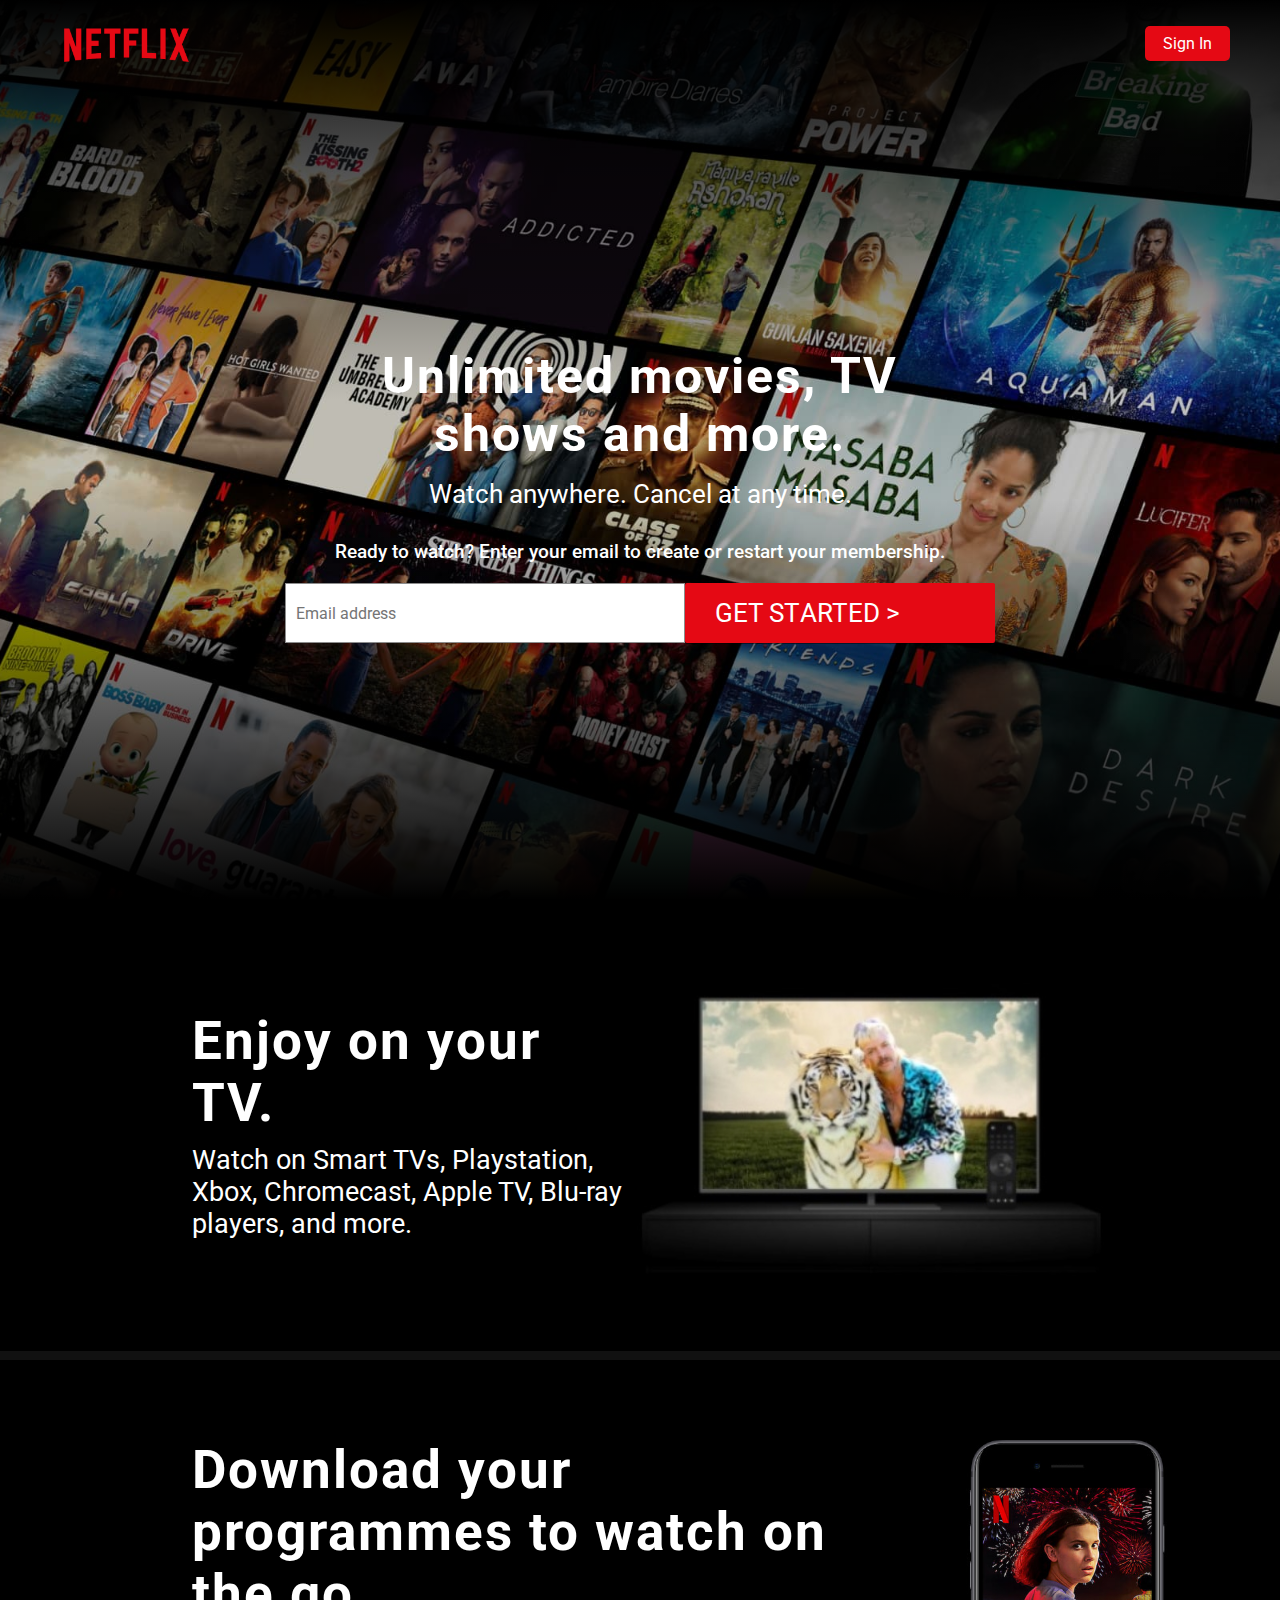
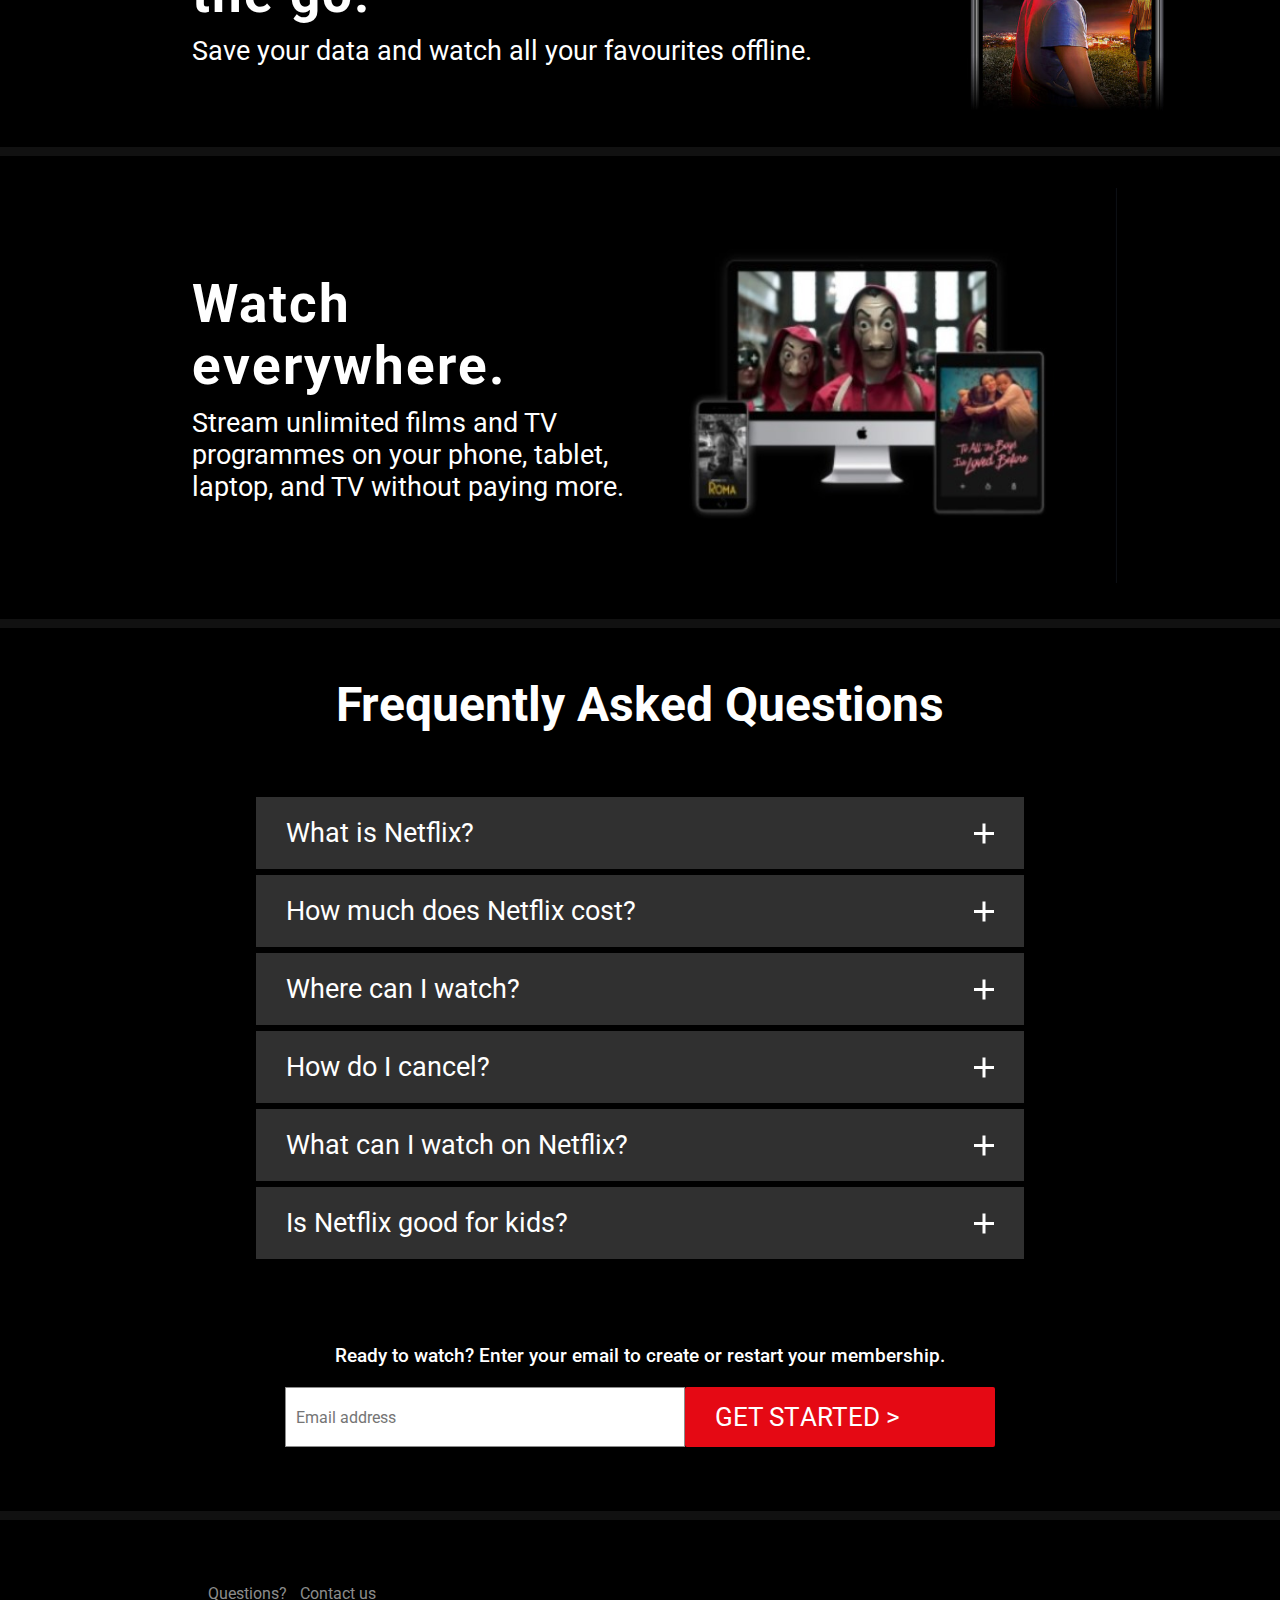
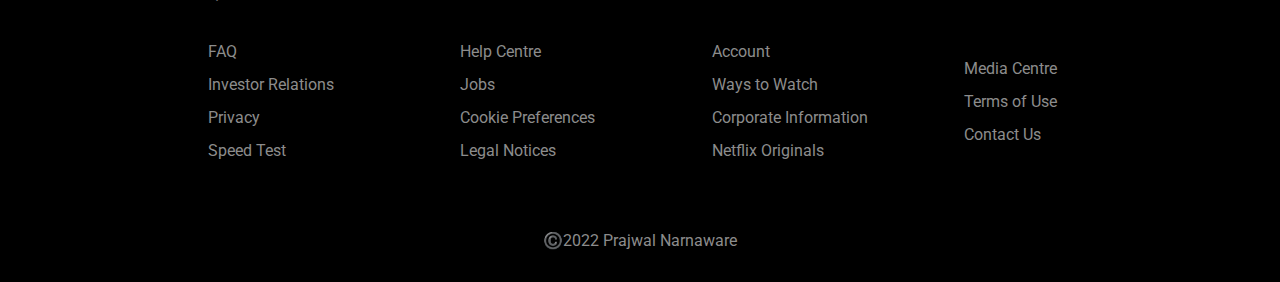
<file: index.html>
<!DOCTYPE html>
<html lang="en">
<head>
    <meta charset="UTF-8">
    <meta http-equiv="X-UA-Compatible" content="IE=edge">
    <meta name="viewport" content="width=device-width, initial-scale=1.0">

    <link rel="icon" type="images/x-icon" href="favicon.ico">

    <!-- Title -->

    <title>Netflix India – Watch TV Shows Online, Watch Movies Online</title>

    <!-- css -->

    <link rel="stylesheet" href="index.css">

    <!-- google fonts -->

    <link rel="preconnect" href="https://fonts.googleapis.com">
    <link rel="preconnect" href="https://fonts.gstatic.com" crossorigin>
    <link href="https://fonts.googleapis.com/css2?family=Oswald:wght@400;500&family=Poppins:wght@400;700&family=Roboto:wght@400;500;700;900&display=swap" rel="stylesheet">

</head>
<body>
    <section class="container">
        <div class="head">
            <img src="images/logo.png" alt="">
            <a href="sign-in.html" >Sign In</a>
        </div>
    </section>
    <section class="banner">
        <img class="fit" src="images/1.jpg" alt="">
        <div class="box">
            <div class="heading">
                <h2>Unlimited movies, TV shows and more.</h2>
                <h5>Watch anywhere. Cancel at any time.</h5>
                <p>Ready to watch? Enter your email to create or restart your membership.</p>
            </div>
            <div class="search">
                <input type="email" name="email" id="mail" placeholder="Email address">
                <a href="sign-in.html" class="btn btn-lg">GET STARTED ></a>
            </div>
        </div>
    </section>

    <section class="part1"> 
        <div class="talk">
            <h1>Enjoy on your TV.</h1>
            <p>Watch on Smart TVs, Playstation, Xbox, Chromecast, Apple TV,
                Blu-ray players, and more. 
            </p>
        </div>
        <div class="img">
            <img src="images/part1.jpg" alt="">
        </div>
    </section>

    <section class="part1 middle">
        <div class="talk">
            <h1>Download your programmes to watch on the go.</h1>
            <p>Save your data and watch all your favourites offline.</p>
        </div>
        <div class="img">
            <img src="images/part2.jpg" alt="">
        </div>
    </section>

    <section class="part1">
        <div class="talk">
            <h1>Watch everywhere.</h1>
            <p>Stream unlimited films and TV programmes on your phone, tablet, laptop, and TV without paying more.</p>
            
        </div>
        <div class="img">
            <img src="images/part3.jpg" alt="">
        </div>
    </section>


    <section class="list">
        <h1>Frequently Asked Questions</h1>
        <div class="accordion-menu">
            <div class="item" id="item1">
                <a href="#item1" class="tittle">
                <span>What is Netflix?</span>
                <i class="icon"></i>
                </a>

                <p class="text">
                    Netflix is a streaming service that offers a wide variety of award-winning TV shows, movies, anime, documentaries and more–on thousands of internet-connected devices.
                    <br>
                    <br>
                    You can watch as much as you want, whenever you want, without a single ad – all for one low monthly price. There's always something new to discover, and new TV shows and movies are added every week!
                </p>
        
            </div>
        </div>


        <div class="accordion-menu">
            <div class="item" id="item2">
                <a href="#item2" class="tittle">
                <span>How much does Netflix cost?</span>
                <i class="icon"></i>
                </a>

                <p class="text">
                    Watch Netflix on your smartphone, tablet, Smart TV, laptop, or streaming device, all for one fixed monthly fee. Plans range from ₹ 149 to ₹ 649 a month. No extra costs, no contracts.
                </p>
        
            </div>
        </div>


        <div class="accordion-menu">
            <div class="item" id="item3">
                <a href="#item3" class="tittle">
                <span>Where can I watch?</span>
                <i class="icon"></i>
                </a>

                <p class="text">
                    Watch anywhere, anytime. Sign in with your Netflix account to watch instantly on the web at netflix.com from your personal computer or on any internet-connected device that offers the Netflix app, including smart TVs, smartphones, tablets, streaming media players and game consoles. You can also download your favourite shows with the iOS, Android, or Windows 10 app. Use downloads to watch while you're on the go and without an internet connection. Take Netflix with you anywhere.
                
                </p>
        
            </div>
        </div>


        <div class="accordion-menu">
            <div class="item" id="item4">
                <a href="#item4" class="tittle">
                <span>How do I cancel?</span>
                <i class="icon"></i>
                </a>

                <p class="text">
                    Netflix is flexible. There are no annoying contracts and no commitments. You can easily cancel your account online in two clicks. There are no cancellation fees – start or stop your account anytime.
                </p>
        
            </div>
        </div>

        <div class="accordion-menu">
            <div class="item" id="item5">
                <a href="#item5" class="tittle">
                <span>What can I watch on Netflix?</span>
                <i class="icon"></i>
                </a>

                <p class="text">
                    Netflix has an extensive library of feature films, documentaries, TV shows, anime, award-winning Netflix originals, and more. Watch as much as you want, anytime you want.
                </p>
        
            </div>
        </div>


        <div class="accordion-menu">
            <div class="item" id="item6">
                <a href="#item6" class="tittle">
                <span>Is Netflix good for kids?</span>
                <i class="icon"></i>
                </a>

                <p class="text">
                    The Netflix Kids experience is included in your membership to give parents control while kids enjoy family-friendly TV shows and films in their own space.
                    <br> 
                    Kids profiles come with PIN-protected parental controls that let you restrict the maturity rating of content kids can watch and block specific titles you don’t want kids to see.
                </p>
        
            </div>
        </div>

    </section>


    <section class="banner2">
        <div class="box">
            <div class="heading">
                <p>Ready to watch? Enter your email to create or restart your membership.</p>
            </div>
            <div class="search">
                <input type="email" name="email" id="mail" placeholder="Email address">
                <a href="sign-in.html" class="btn btn-lg">GET STARTED ></a>
            </div>
        </div>

    </section>

    
    <section class="footer">
        <a class="f-1" href="#">Questions? </a>
        <a class="f-2" href="#">Contact us</a>
        <div class="footer-content">
            <div class="one">
                <ul class="items">
                    <li><a href="#">FAQ</a></li>
                    <li><a href="#">Investor Relations</a></li>
                    <li><a href="#">Privacy</a></li>
                    <li><a href="#">Speed Test</a></li>
                </ul>
            </div>
    
            <div class="one">
                <ul class="items">
                    <li><a href="#">Help Centre</a></li>
                    <li><a href="#">Jobs</a></li>
                    <li><a href="#">Cookie Preferences</a></li>
                    <li><a href="#">Legal Notices</a></li>
                   
                </ul>
            </div>
    
            <div class="one">
                <ul class="items">
                    <li><a href="#">Account</a></li>
                    <li><a href="#">Ways to Watch</a></li>
                    <li><a href="#">Corporate Information</a></li>
                    <li><a href="#">Netflix Originals</a></li> 
                </ul>
            </div>
    
            <div class="one">
                <ul class="items">
                    <li><a href="#">Media Centre</a></li>
                    <li><a href="#">Terms of Use</a></li>
                    <li><a href="#">Contact Us</a></li>
                                 
                </ul>
            </div>
        </div>
        

    </section>

    <a class="copyright" href="#">©️2022 Prajwal Narnaware</a>
    
</body>
</html>
</file>
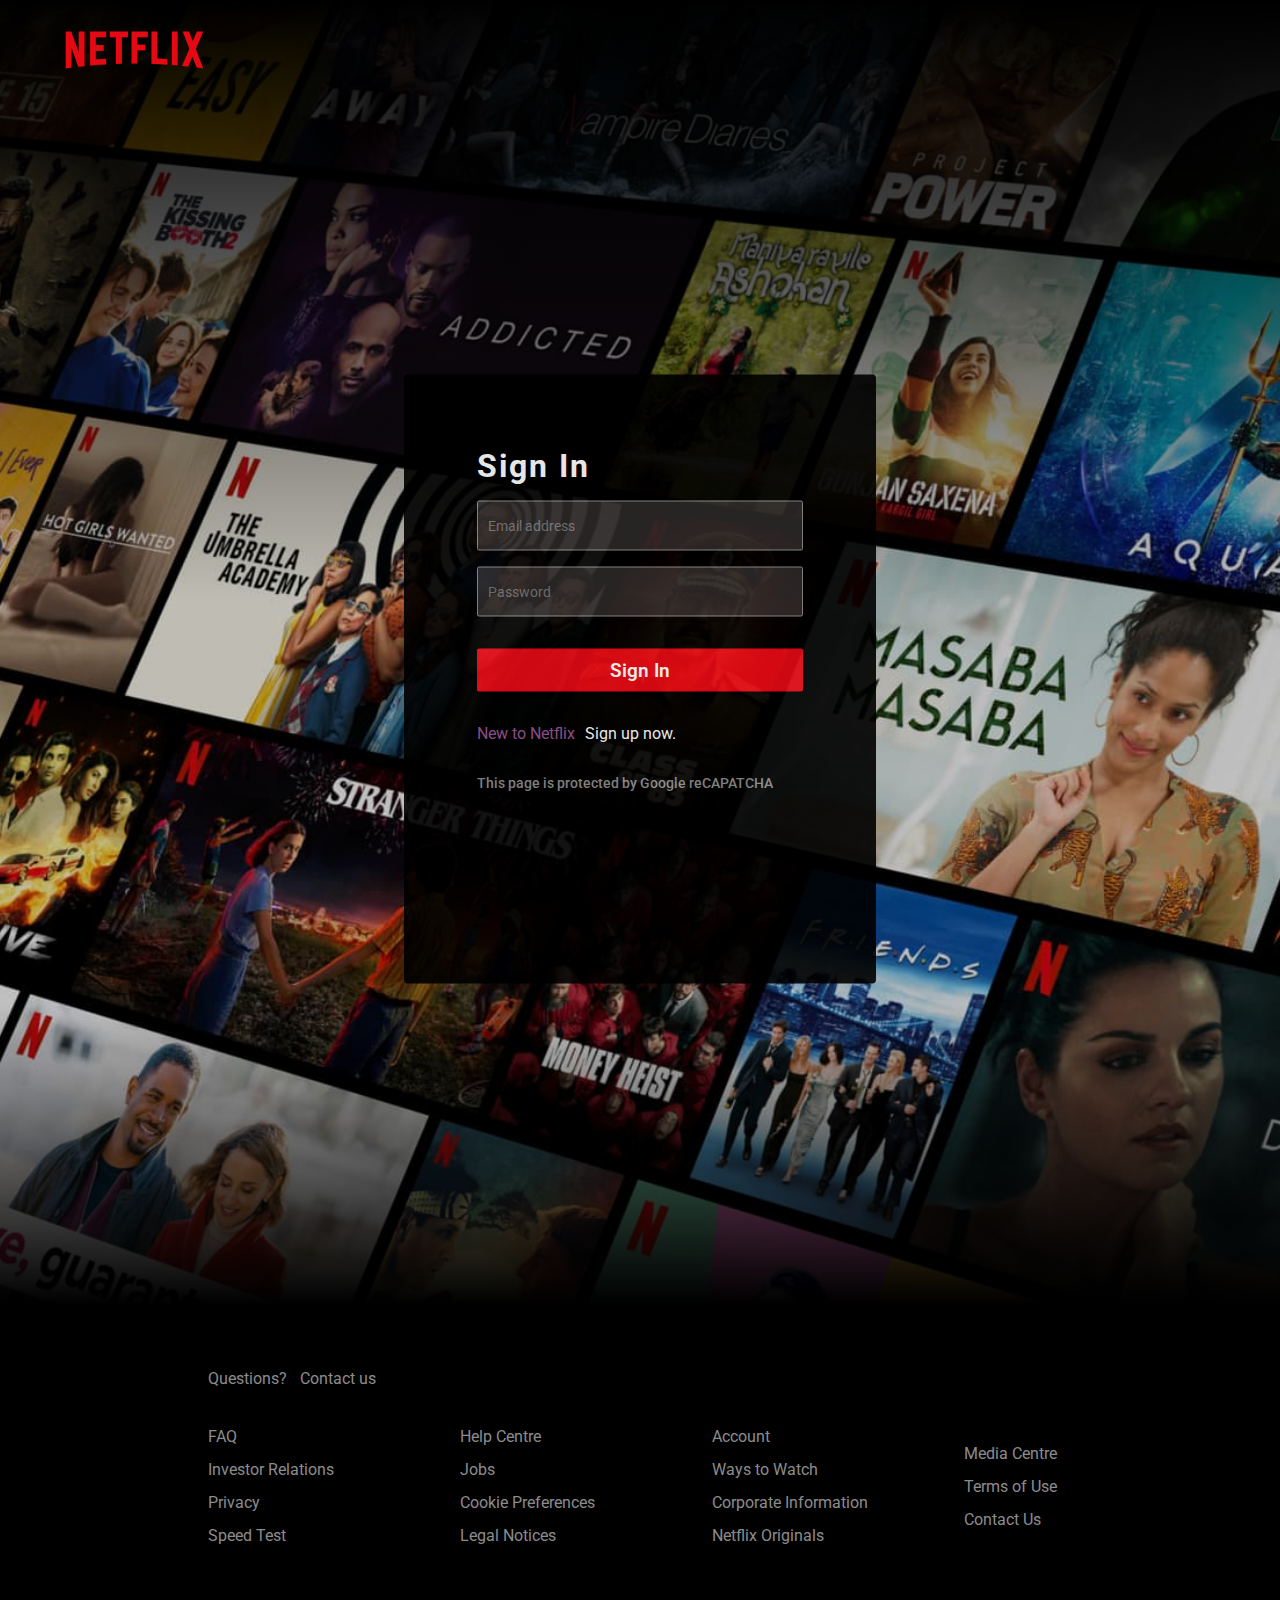
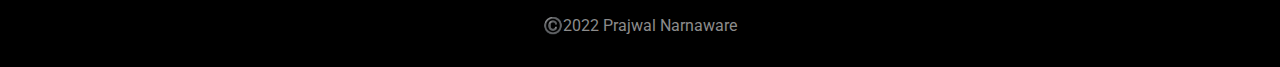
<file: sign-in.html>
<!DOCTYPE html>
<html lang="en">
<head>
    <meta charset="UTF-8">
    <meta http-equiv="X-UA-Compatible" content="IE=edge">
    <meta name="viewport" content="width=device-width, initial-scale=1.0">

    <link rel="icon" type="images/x-icon" href="favicon.ico">

    <!-- Title -->

    <title>Sign-in – Netflix India – Watch TV Shows Online, Watch Movies Online</title>

    <!-- css -->

    <link rel="stylesheet" href="sign-in.css">

    <!-- google fonts -->

    <link rel="preconnect" href="https://fonts.googleapis.com">
    <link rel="preconnect" href="https://fonts.gstatic.com" crossorigin>
    <link href="https://fonts.googleapis.com/css2?family=Oswald:wght@400;500&family=Poppins:wght@400;700&family=Roboto:wght@400;500;700;900&display=swap" rel="stylesheet">

</head>
<body>
    <section class="container">
        <div class="head">
            <a href="index.html"><img src="images/logo.png" alt=""></a>
            
        </div>
    </section>
    <section class="banner">
        <img class="fit" src="images/1.jpg" alt="">
        <div class="box">
            <form class="heading" action="index.html">
                <h2>Sign In</h2>
                <span class="email"><input type="email" name="email" id="mail" placeholder="Email address"></span>
                <span class="password"><input type="password" name="password" id="mail" placeholder="Password"></span>
                <a href="browse.html" class="btn btn-lg">Sign In</a>
                <h5>New to Netflix <span class="signup"><a href="">Sign up now. </a></span></h5>
                
                <p>This page is protected by Google reCAPATCHA</p>
            </form>
        </div>
    </section>

    
    <section class="footer">
        <a class="f-1" href="#">Questions? </a>
        <a class="f-2" href="#">Contact us</a>
        <div class="footer-content">
            <div class="one">
                <ul class="items">
                    <li><a href="#">FAQ</a></li>
                    <li><a href="#">Investor Relations</a></li>
                    <li><a href="#">Privacy</a></li>
                    <li><a href="#">Speed Test</a></li>
                </ul>
            </div>
    
            <div class="one">
                <ul class="items">
                    <li><a href="#">Help Centre</a></li>
                    <li><a href="#">Jobs</a></li>
                    <li><a href="#">Cookie Preferences</a></li>
                    <li><a href="#">Legal Notices</a></li>
                   
                </ul>
            </div>
    
            <div class="one">
                <ul class="items">
                    <li><a href="#">Account</a></li>
                    <li><a href="#">Ways to Watch</a></li>
                    <li><a href="#">Corporate Information</a></li>
                    <li><a href="#">Netflix Originals</a></li> 
                </ul>
            </div>
    
            <div class="one">
                <ul class="items">
                    <li><a href="#">Media Centre</a></li>
                    <li><a href="#">Terms of Use</a></li>
                    <li><a href="#">Contact Us</a></li>
                                 
                </ul>
            </div>
        </div>
        

    </section>

    <a class="copyright" href="#">©️2022 Prajwal Narnaware</a>
    
</body>
</html>
</file>
<file: index.css>
@import url("https://fonts.googleapis.com/css2?family=Roboto:wght@300;400&display=swap");
/* font-family: 'Roboto', sans-serif; */

body{
  background-color: #000;
}

* {
  margin: 0;
  padding: 0;
  box-sizing: border-box;
  font-family: "Roboto", sans-serif;
}

.container .head {
  position: absolute;
  top: 0;
  left: 0;
  display: flex;
  justify-content: space-between;
  align-items: center;
  width: 100%;
  padding: 0 50px;
  z-index: 1000000;
}

.container .head img {
  width: 13%;
}

.container .head a {
  color: #fff;
  text-decoration: none;
  background-color: #e50914;
  padding: 8px 18px;
  border-radius: 5px;
}

.banner {
  width: 100%;
  height: 100vh;
  position: relative;
  display: flex;
  justify-content: center;
  align-items: center;
}

.banner:before {
  content: "";
  position: absolute;
  top: 0;
  left: 0;
  width: 100%;
  height: 400px;
  z-index: 1;
  background: linear-gradient(to bottom, #000, transparent);
}

.banner:after {
  content: "";
  position: absolute;
  bottom: 0;
  left: 0;
  width: 100%;
  height: 400px;
  z-index: 1;
  background: linear-gradient(to top, #000, transparent);
}

.banner .fit {
  width: 100%;
  height: 100%;
  position: absolute;
  top: 0;
  object-fit: cover;
}

.banner .box {
  position: absolute;
  top: 55%;
  left: 50%;
  transform: translate(-50%, -50%);
  z-index: 1000;
}

.banner .box .heading {
  display: flex;
  flex-direction: column;
  justify-content: center;
  align-items: center;
  text-align: center;
}

.banner .box .heading h2 {
  font-size: 3.125rem;
  color: #fff;
  letter-spacing: 2px;
  width: 80%;
}

.banner .box .heading h5 {
  font-size: 1.625rem;
  color: #fff;
  font-weight: 400;
  padding: 1rem 0;
}

.banner .box .heading p {
  font-size: 1.2rem;
  color: #fff;
  font-weight: 500;
  padding: 15px 0;
  padding-bottom: 20px;
}

.banner .box .search {
  display: flex;
  flex-direction: row;
  justify-content: center;
  align-items: center;
}

.banner .box .search input {
  font-size: 16px;
  border: 1px solid #8c8c8c;
  outline: none;
  color: #000;
  border-radius: 0;
  padding: 5px 10px 5px 10px;
  min-width: 400px;
  height: 60px;
  align-items: center;
}

.banner .box .search a {
  text-decoration: none;
  color: #fff;
  font-weight: 400;
  letter-spacing: 0.1px;
  border-radius: 2px;
  background: #e50914;
  box-shadow: 0 1px 0 rgba(0, 0, 0, 0.45);
  font-size: 1.625rem;
  line-height: 60px;
  min-width: 310px;
  padding: 0 30px;
}
/* part 1 */
.part1 {
  display: flex;
  flex-direction: row;
  justify-content: space-round;
  align-items: center;
  padding: 2rem 0rem 2rem 12rem;
  border-bottom: 0.6rem solid #111;
}

.part1 .talk {
  width: 40%;
}

.part1 .talk h1 {
  font-size: 3.3rem;
  letter-spacing: 2px;
  padding-bottom: 10px;
  color: #fff;
}

.part1 .talk p {
  font-size: 1.7rem;
  color: #fff;
}
.part1 .img {
  width: 45%;
}

.part1 .img img {
  width: 100%;
}

/* part 2  Middle*/

.part1.middle .talk {
    width: 70%;
  }

.list {
  width: 60%;
  display: flex;
  flex-direction: column;
  align-items: center;
  margin: auto;
}

.list h1 {
  color: #fff;
  font-size: 3rem;
  padding: 3rem 0 4rem 0;
}

.tittle {
  background: #303030;
  padding: 20px 30px;
  display: flex;
  justify-content: space-between;
  align-items: center;
  color: #fff;
  font-size: 1.7rem;
  font-weight: 400;
  text-decoration: none;
}

.icon {
  width: 20px;
  position: relative;
}

.icon::before,
.icon::after {
  content: "";
  position: absolute;
  width: 20px;
  height: 3px;
  background: #fff;
  top: -1.5px;
}

.icon::after {
  transform: rotate(90deg);
  transition: 0.5s linear;
}

.text {
  background-color: #303030;
  line-height: 35px;
  margin: 3px 0;
  color: #fff;
  margin: 3px 0;
  opacity: 0;
  height: 0;
  font-size: 1.7rem;
  font-weight: 400;
}

.item:target .text {
  opacity: 1;
  height: auto;
  padding: 20px 30px;
  margin: 0;
  border-top: 2px solid #000;
  margin-bottom: 6px;
}

.item:target .icon::after {
  transform: rotateY(90deg);
}

.banner2 {
  border-bottom: 0.6rem solid #111;
}
.banner2 .box {
  margin: 4rem 0;
}

.banner2 .box .heading {
  display: flex;
  flex-direction: column;
  justify-content: center;
  align-items: center;
  text-align: center;
}

.banner2 .box .heading h2 {
  font-size: 3.125rem;
  color: #fff;
  letter-spacing: 2px;
  width: 80%;
}

.banner2 .box .heading h5 {
  font-size: 1.625rem;
  color: #fff;
  font-weight: 400;
  padding: 1rem 0;
}

.banner2 .box .heading p {
  font-size: 1.2rem;
  color: #fff;
  font-weight: 500;
  padding: 15px 0;
  padding-bottom: 20px;
}

.banner2 .box .search {
  display: flex;
  flex-direction: row;
  justify-content: center;
  align-items: center;
}

.banner2 .box .search input {
  font-size: 16px;
  border: 1px solid #8c8c8c;
  outline: none;
  color: #000;
  border-radius: 0;
  padding: 5px 10px 5px 10px;
  min-width: 400px;
  height: 60px;
  align-items: center;
}

.banner2 .box .search a {
  text-decoration: none;
  text-transform: uppercase;
  color: #fff;
  font-weight: 400;
  letter-spacing: 0.1px;
  border-radius: 2px;
  background: #e50914;
  box-shadow: 0 1px 0 rgba(0, 0, 0, 0.45);
  font-size: 1.625rem;
  line-height: 60px;
  min-width: 310px;
  padding: 0 30px;
}

/* Footer */

.footer {
  padding-top: 4rem;
    
}

.footer a {
  color: #8c8c8c;
  text-decoration: none;
}

.footer a.f-1{
  padding-left: 13rem;   
}

.footer a.f-2{
  padding-left: 9px;
}

.footer-content {
  display: flex;
  flex-direction: row;
  justify-content: space-between;
  margin: auto;
  padding: 2rem 4rem 4rem ;
  padding-left: 13rem;
}

.footer-content .one {
  display: flex;
  flex-direction: row;
  justify-content: space-between;
  margin: auto;
  width: 100%;
}

.footer-content .one li {
  padding: 7px 0;
  
}

.footer-content .one li a {
  color: #8c8c8c;
  text-decoration: none;
}

.footer-content .one li a:hover {
  border-bottom: 1px solid #8c8c8c;
}

.copyright{
  display: flex;
  justify-content: center;
  align-items: center;
  margin-bottom: 2rem;
  text-decoration: none;
  color: #8c8c8c;
}

@media screen and (max-width: 1000px){
  .footer a.f-1{
    padding-left: 8rem;  
  }

  .footer-content {
    padding: 2rem 4rem 4rem ;
    padding-left: 8rem;
  }
}

@media screen and (max-width: 787px) {
  .container .head {
    padding: 10px 35px;
  }

  .container .head img {
    width: 23%;
  }

  .banner .box {
    width: 80%;
  }

  .banner .box .heading h2 {
    font-size: 3.1rem;
    letter-spacing: 1.5px;
    width: 100%;
  }

  .banner .box .heading h5 {
    font-size: 1.4rem;
    padding: 0.8rem 0;
  }

  .banner .box .heading p {
    font-size: 1.1rem;
    padding: 13px 0;
    padding-bottom: 17px;
    width: 75%;
  }

  .banner .box .search {
    flex-direction: column;
  }

  .banner .box .search input {
    width: 90%;
    margin-bottom: 20px;
  }

  .banner .box .search a {
    font-size: 1rem;
    line-height: 40px;
    min-width: 100px;
    padding: 0 10px;
    text-align: center;
  }

  .part1 {
    flex-direction: column-reverse;
    justify-content: center;
    padding: 2rem 1rem;
    text-align: center;
  }

  .part1 .talk {
    width: 80%;
    margin: 20px 0 30px 0;
  }

  .part1 .talk h1 {
    font-size: 3.2rem;
    letter-spacing: 1.5px;
    padding-bottom: 5px;
  }

  .part1.middle .talk {
    width: 80%;
  }
  .part1 .talk p {
    font-size: 1.5rem;
  }
  .part1 .img {
    width: 80%;
  }

  .list {
    width: 80%;
  }

  .list h1 {
    font-size: 2.6rem;
    text-align: center;
  }

  .tittle {
    font-size: 1.6rem;
  }

  .banner2 {
    border-bottom: 0.6rem solid #111;
  }
  .banner2 .box {
    margin: 4rem 0;
  }

  .banner2 .box .heading {
    display: flex;
    flex-direction: column;
    justify-content: center;
    align-items: center;
    text-align: center;
  }

  .banner2 .box .heading p {
    font-size: 1.1rem;

    padding: 13px 0;
    padding-bottom: 17px;
  }

  .banner2 .box .search {
    flex-direction: column;
  }

  .banner2 .box .search input {
    min-width: 80%;
    margin-bottom: 20px;
  }

  .banner2 .box .search a {
    font-size: 1rem;
    line-height: 40px;
    min-width: 100px;
    padding: 0 10px;
    text-align: center;
  }

  .footer-content {
    display: grid;
    grid-template-columns: auto auto;
    padding-left: 4rem;
  }

  .footer-content .one {
    width: 50%;
    padding-right: 5rem;
  }

  .footer a.f-1{
    padding-left: 7.5rem;
  }
  

}

@media screen and (max-width: 513px) {

  .container .head{
    padding-top: 10px;
    padding-left: 15px;
  }

  .container .head img {
    width: 25%;
  }

  .banner .box .heading h2 {
    font-size: 2.8rem;
    letter-spacing: 1.3px;
  }

  .banner .box .heading h5 {
    font-size: 1.2rem;
  }

  .banner .box .heading p {
    font-size: 1rem;
    padding: 12px 0;
    padding-bottom: 15px;
  }

  .banner .box .search input {
    margin-bottom: 10px;
  }

  .part1 .talk h1 {
    font-size: 3rem;
    letter-spacing: 1.2px;
  }

  .part1 .talk p {
    font-size: 1.2rem;
  }

  .list {
    width: 90%;
  }

  .list h1 {
    font-size: 2.1rem;
  }

  .tittle {
    font-size: 1.2rem;
  }

  .text {
    font-size: 1.2rem;
  }

  .banner2 .box .heading p {
    font-size: 1rem;

    padding: 13px 0;
  }

  .banner2 .box .search input {
    margin-bottom: 10px;
  }

  .footer-content {
    padding-left: 0.8rem;
  }

  .footer a.f-1{
    padding-left: 4rem;
  }

}
</file>
<file: sign-in.css>
@import url("https://fonts.googleapis.com/css2?family=Roboto:wght@300;400&display=swap");
/* font-family: 'Roboto', sans-serif; */

body{
  background-color: #000;
}

* {
  margin: 0;
  padding: 0;
  box-sizing: border-box;
  font-family: "Roboto", sans-serif;
}

.container .head {
  position: absolute;
  top: 0;
  left: 0;
  display: flex;
  justify-content: space-between;
  align-items: center;
  width: 100%;
  padding: 0 50px;
  z-index: 1000000;
}

.container .head img {
  width: 33%;
}

.banner {
  width: 100%;
  height: 145vh;
  position: relative;
  display: flex;
  justify-content: center;
  align-items: center;
}

.banner:before {
  content: "";
  position: absolute;
  top: 0;
  left: 0;
  width: 100%;
  height: 600px;
  z-index: 1;
  background: linear-gradient(to bottom, #000, transparent);
}

.banner:after {
  content: "";
  position: absolute;
  bottom: 0;
  left: 0;
  width: 100%;
  height: 300px;
  z-index: 1;
  background: linear-gradient(to top, #000, transparent);
}

.banner .fit {
  width: 100%;
  height: 100%;
  position: absolute;
  top: 0;
  object-fit: cover;
}

.banner .box {
  position: absolute;
  top: 52%;
  left: 50%;
  transform: translate(-50%, -50%);
  z-index: 1000;
  background-color: #000;
  background: black;
  opacity: 0.9;
  border-radius: 4px;
}

.banner .box .heading {
  display: flex;
  flex-direction: column;
  justify-content: center;
  align-items: center;
  text-align: center;
  padding: 3.5rem 5.5rem 12rem 5.5rem;
}

.banner .box .heading h2 {
  font-size: 2rem;
  color: #fff;
  letter-spacing: 2px;
  width: 110%;
  text-align: left;
  padding: 1rem 0 ;
}

.banner .box .heading input{
  font-size: 14px;
  border: 1px solid #8c8c8c;
  outline: none;
  color: rgb(83, 80, 80);
  border-radius: 2px;
  padding: 5px 10px 5px 10px;
  min-width: 100%;
  height: 50px;
  align-items: center;
  background-color: #2c2828;
  opacity: 1;
}

.banner .box .heading .email{
  padding-bottom: 1rem;
  width: 110%;
}

.banner .box .heading .password{
  padding-bottom: 2rem;
  width: 110%;
}

.banner .box .heading .btn {
  text-decoration: none;
  color: #fff;
  font-weight: 600;
  letter-spacing: 0.1px;
  border-radius: 2px;
  background: #e50914;
  box-shadow: 0 1px 0 rgba(0, 0, 0, 0.45);
  font-size: 1.2rem;
  min-width: 110%;
  padding: 10px;
}

.banner .box .heading h5 {
  font-size: 1rem;
  color: rgb(155, 84, 149);
  font-weight: 400;
  padding: 2rem 0;
  text-align: left;
  text-decoration: none;
  width: 110%;
}

.banner .box .heading h5 .signup a{
  text-decoration: none;
  color: #fff;
  padding-left: 6px;
  font-size: 1rem;
}

.banner .box .heading h5 .signup a:hover{
  text-decoration: underline;
}

.banner .box .heading p {
  font-size: 0.9rem;
  width: 110%;
  color: #8c8c8c;
  font-weight: 500;
  text-align: left;
}


/* Footer */

.footer {
  padding-top: 4rem;
    
}

.footer a {
  color: #8c8c8c;
  text-decoration: none;
}

.footer a.f-1{
  padding-left: 13rem;   
}

.footer a.f-2{
  padding-left: 9px;
}

.footer-content {
  display: flex;
  flex-direction: row;
  justify-content: space-between;
  margin: auto;
  padding: 2rem 4rem 4rem ;
  padding-left: 13rem;
}

.footer-content .one {
  display: flex;
  flex-direction: row;
  justify-content: space-between;
  margin: auto;
  width: 100%;
}

.footer-content .one li {
  padding: 7px 0;
  
}

.footer-content .one li a {
  color: #8c8c8c;
  text-decoration: none;
  }

.footer-content .one li a:hover {
  border-bottom: 1px solid #8c8c8c;
}

.copyright{
  display: flex;
  justify-content: center;
  align-items: center;
  margin-bottom: 2rem;
  text-decoration: none;
  color: #8c8c8c;
}

@media screen and (max-width: 1000px){
  .footer a.f-1{
    padding-left: 8rem;  
  }

  .footer-content {
    padding: 2rem 4rem 4rem ;
    padding-left: 8rem;
  }
}

@media screen and (max-width: 787px) {
  .container .head {
    padding: 10px 35px;
  }

  .container .head img {
    width: 23%;
  }

  .banner .box {
    width: 72%;
  }

  .banner .box .heading h2 {
    font-size: 2rem;
    letter-spacing: 1.5px;
    width: 110%;
  }

  

  .banner .box .heading h5 {
    font-size: 1rem;
  }

  .banner .box .heading p {
    font-size: 0.9em;
    padding: 13px 0;
    width: 110%;
  }

  .footer-content {
    display: grid;
    grid-template-columns: auto auto;
    padding-left: 4rem;
  }

  .footer-content .one {
    width: 50%;
    padding-right: 5rem;
  }

  .footer a.f-1{
    padding-left: 7.5rem;
  }
  

}

@media screen and (max-width: 513px) {

  .banner {
    height: 140vh;
  }

  .banner .box {
    top: 58%;
    left: 50%;
  }

  .container .head{
    padding-top: 10px;
    padding-left: 15px;
  }

  .container .head img {
    width: 25%;
  }

  .banner .box .heading h2 {
    font-size: 1.8rem;
    letter-spacing: 1.3px;
    width: 150%;
  }

  .banner .box .heading .email{
    padding-bottom: 1rem;
    width: 150%;
  }
  .banner .box .heading input{
    font-size: 0.88rem;
  }
  
  .banner .box .heading .password{
    width: 150%;
  }

  .banner .box .heading .btn {
    font-size: 1.1rem;
    min-width: 150%;
  }

  .banner .box .heading h5 {
    font-size: 1rem;
    width: 150%;
  }

  .banner .box .heading p {
    font-size: 0.7rem;
    width: 150%;
  }

  .banner .box .search input {
    margin-bottom: 10px;
  }

  .footer-content {
    padding-left: 0.8rem;
  }

  .footer a.f-1{
    padding-left: 4rem;
  }

}
</file>
